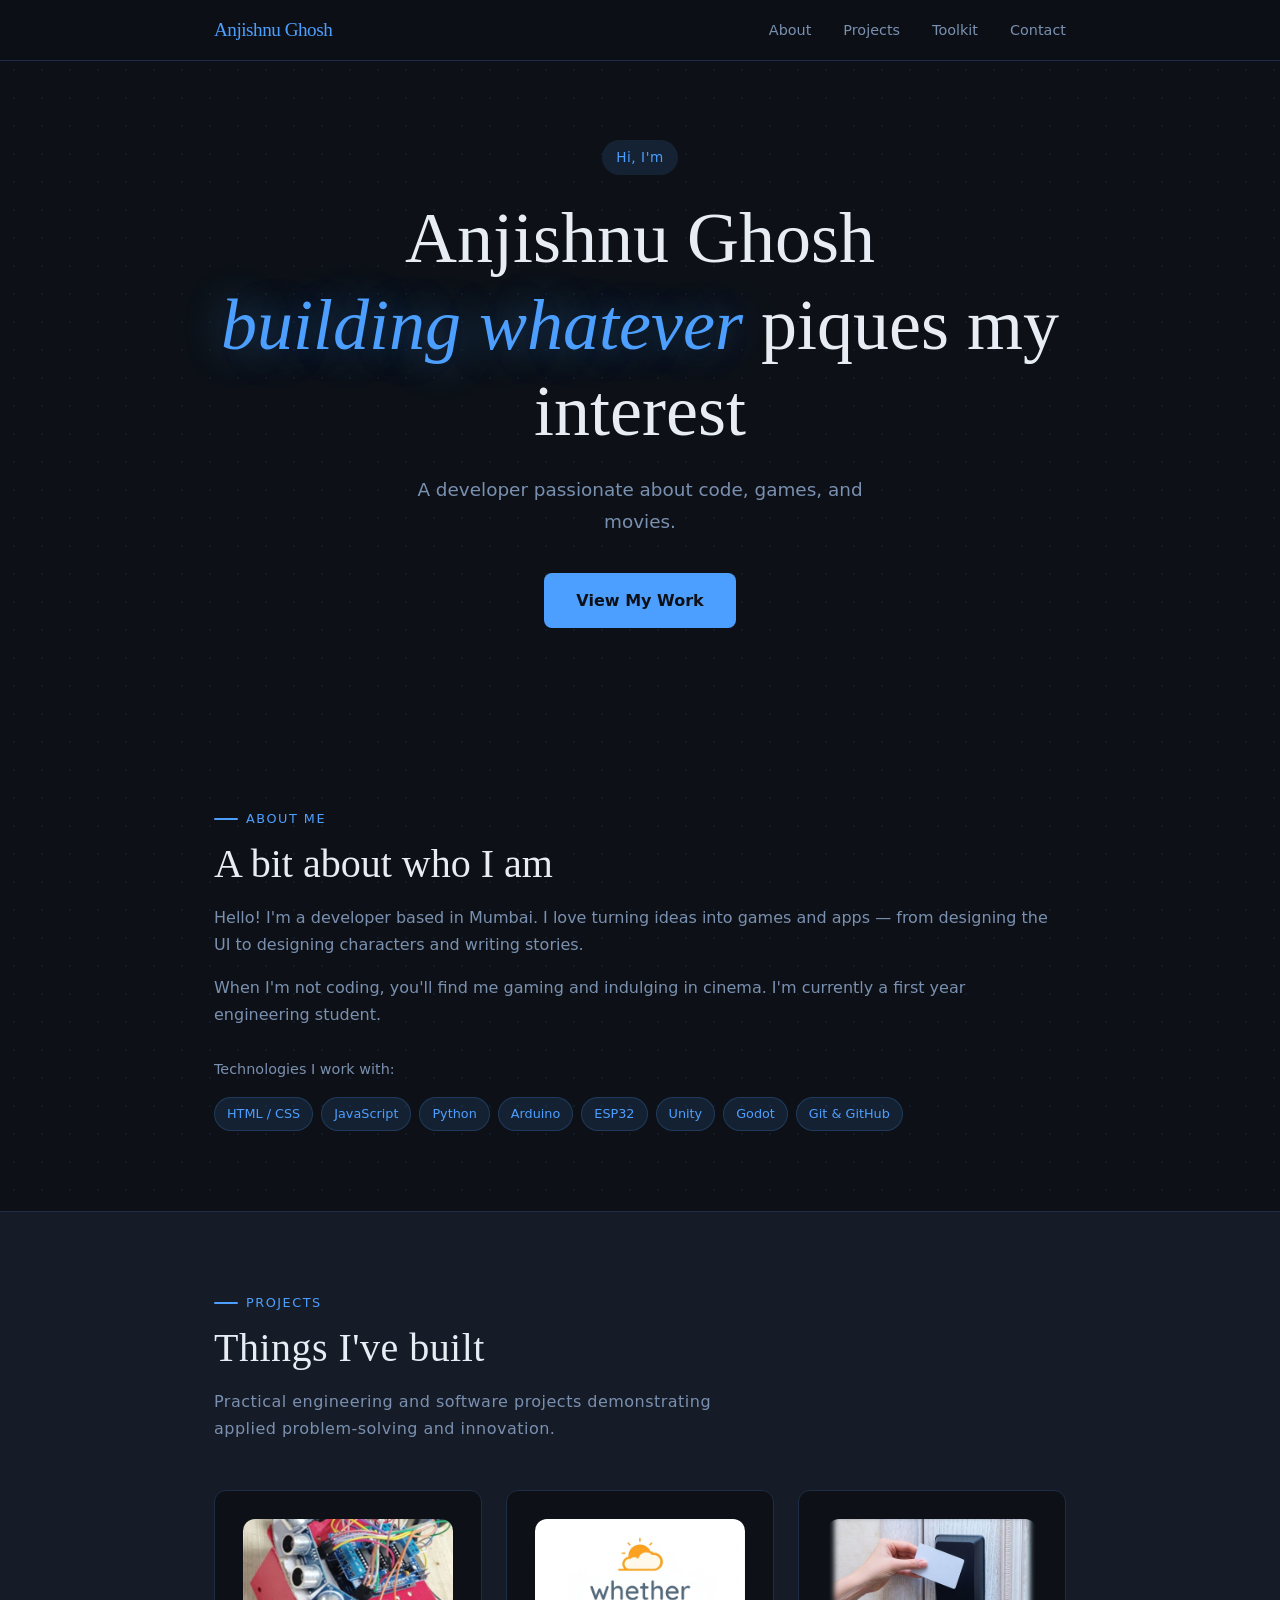
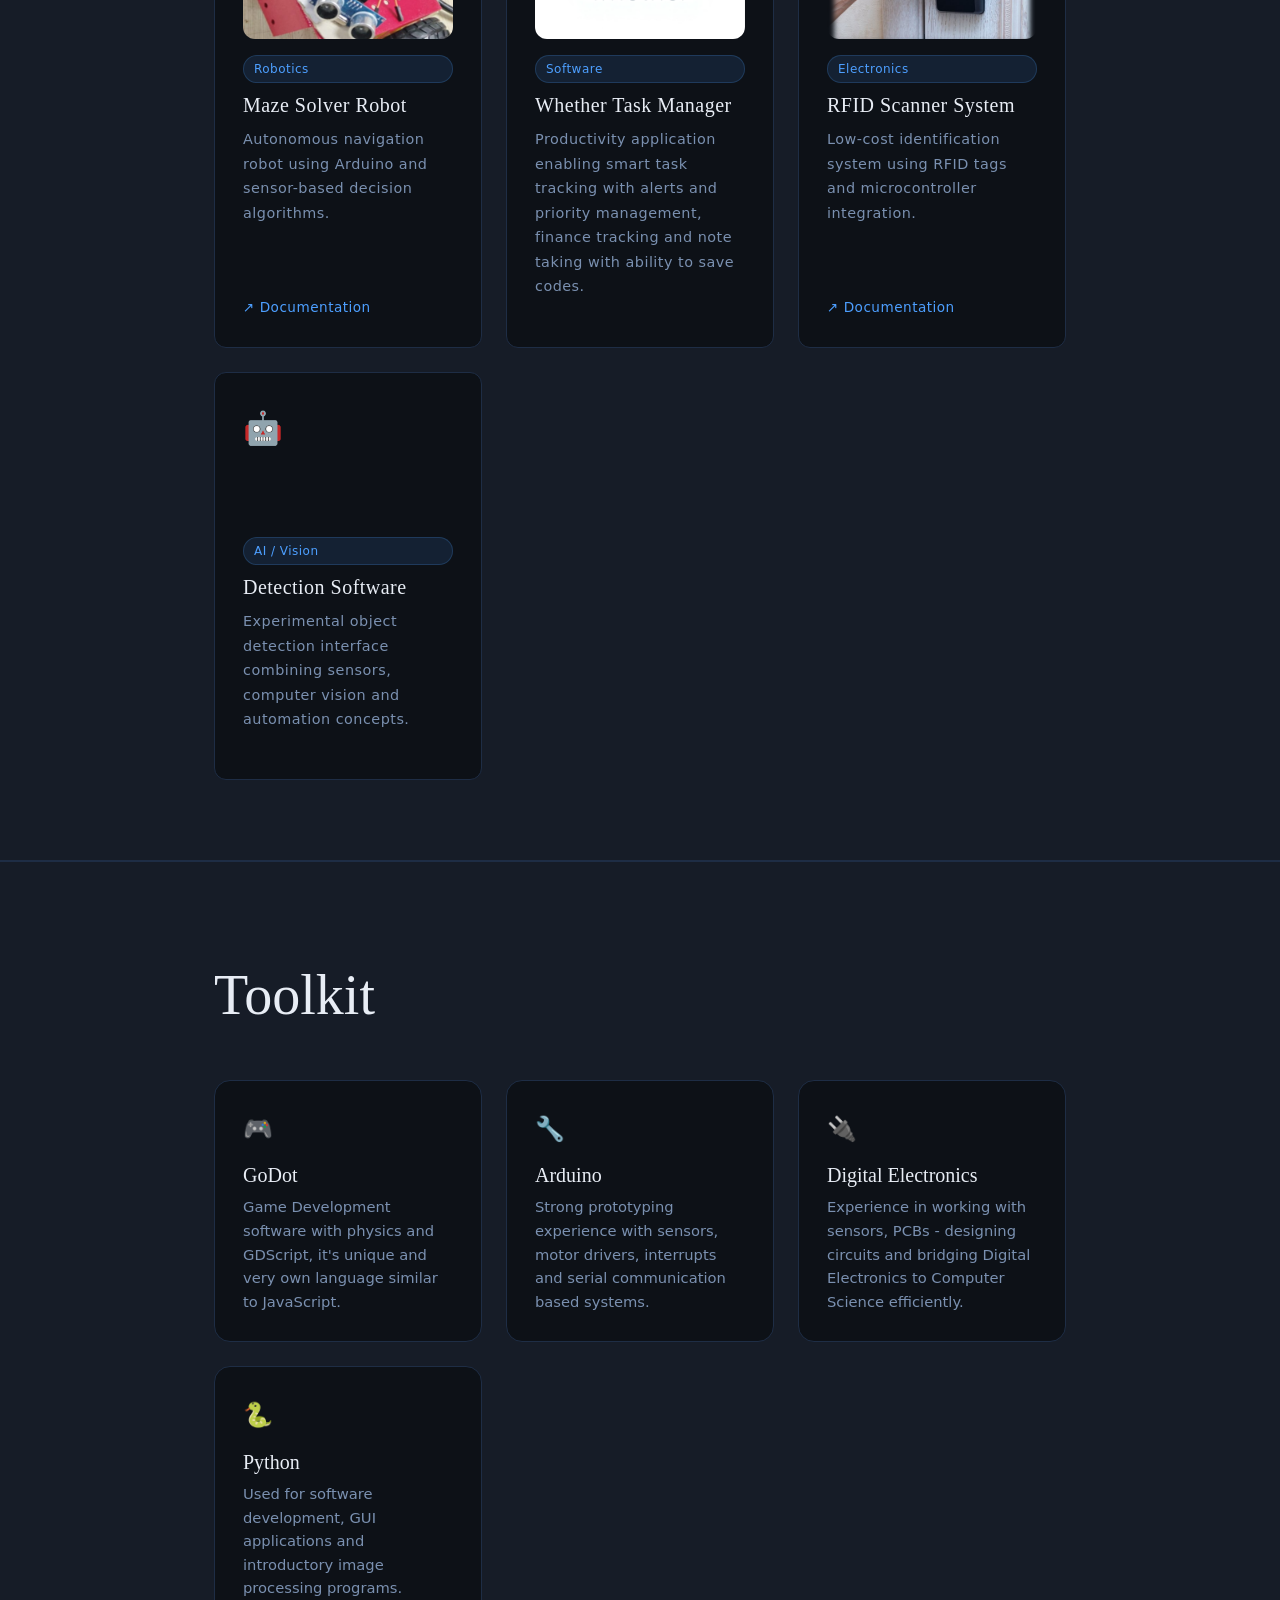
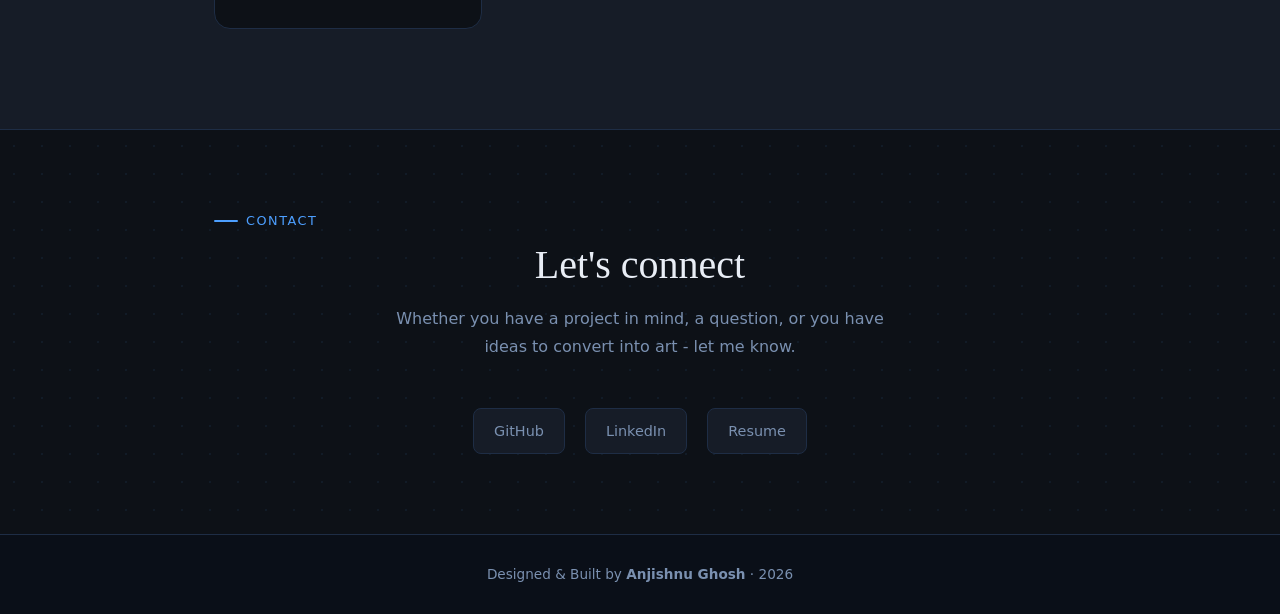
<file: index.html>
<!DOCTYPE html>
<html lang="en">

<head>
  <meta charset="UTF-8">
  <meta name="viewport" content="width=device-width, initial-scale=1.0">
  <title>Anjishnu Ghosh | Portfolio</title>

  <!-- CSS FILES -->
  <link rel="stylesheet" href="style.css">
  <link rel="stylesheet" href="theme-dark.css">
</head>

<body>

<!-- ================= NAVBAR ================= -->
<nav>
  <div class="container">
    <div class="nav-inner">
      <a href="#hero" class="nav-logo">Anjishnu Ghosh</a>

      <ul class="nav-links">
        <li><a href="#about">About</a></li>
        <li><a href="#projects">Projects</a></li>
        <li><a href="#toolkit">Toolkit</a></li>
        <li><a href="#contact">Contact</a></li>
      </ul>
    </div>
  </div>
</nav>

<!-- ================= HERO ================= -->
<section id="hero">
  <div class="container">

    <p class="hero-eyebrow reveal">Hi, I'm</p>

    <h1 class="hero-title reveal">
      Anjishnu Ghosh <br>
      <em>building whatever</em> piques my interest
    </h1>

    <p class="hero-subtitle reveal">
     A developer passionate about code,
        games, and movies.
    </p>

    <a href="#projects" class="hero-cta reveal">View My Work</a>

  </div>
</section>

<!-- ================= ABOUT ================= -->
<section id="about" class="reveal">
  <div class="container">

    <p class="section-label">About Me</p>
    <h2 class="section-heading">A bit about who I am</h2>

    <div class="about-text">
      <p>
            Hello! I'm a developer based in Mumbai. I love turning ideas
            into games and apps — from designing the UI to designing characters and writing stories.
            <!-- Replace this paragraph with your own bio -->
          </p>
          <p>
            When I'm not coding, you'll find me gaming and indulging in cinema.
            I'm currently a first year engineering student.
          </p>

      <p class="skills-heading">Technologies I work with:</p>

      <div class="skills-grid">
        <span class="skill-badge">HTML / CSS</span>
        <span class="skill-badge">JavaScript</span>
        <span class="skill-badge">Python</span>
        <span class="skill-badge">Arduino</span>
        <span class="skill-badge">ESP32</span>
        <span class="skill-badge">Unity</span>
        <span class="skill-badge">Godot</span>
        <span class="skill-badge">Git & GitHub</span>
      </div>

    </div>
  </div>
</section>

<!-- ================= PROJECTS ================= -->
<section id="projects">
  <div class="container">

    <div class="projects-header reveal">
      <p class="section-label">Projects</p>
      <h2 class="section-heading">Things I've built</h2>
      <p class="section-desc">
        Practical engineering and software projects demonstrating
        applied problem-solving and innovation.
      </p>
    </div>

    <div class="projects-grid">

      <!-- Maze Solver -->
      <div class="project-card reveal reveal-delay-1">
        <div class="project-icon">
          <img src="mazesolv.png" alt="Maze Solver Robot">
        </div>
        <span class="project-tag">Robotics</span>
        <h3 class="project-title">Maze Solver Robot</h3>
        <p class="project-desc">
          Autonomous navigation robot using Arduino and sensor-based
          decision algorithms.
        </p>
        <div class="project-links">
          <a href="Maze solver.docx" target="_blank" class="link-demo">↗ Documentation</a>
        </div>
      </div>

      <!-- Task App -->
      <div class="project-card reveal reveal-delay-2">
        <div class="project-icon">
          <img src="Whether Logo.png" alt="Task Manager App">
        </div>
        <span class="project-tag">Software</span>
        <h3 class="project-title">Whether Task Manager</h3>
        <p class="project-desc">
          Productivity application enabling smart task tracking
          with alerts and priority management, finance tracking and note taking with ability to save codes.
        </p>
      </div>

      <!-- RFID -->
      <div class="project-card reveal reveal-delay-3">
        <div class="project-icon">
          <img src="RFID.png" alt="RFID Scanner">
        </div>
        <span class="project-tag">Electronics</span>
        <h3 class="project-title">RFID Scanner System</h3>
        <p class="project-desc">
          Low-cost identification system using RFID tags and microcontroller integration.
        </p>
        <div class="project-links">
          <a href="RFID READER PROJECT.docx" target="_blank" class="link-demo">↗ Documentation</a>
        </div>
      </div>

      <!-- Detection -->
      <div class="project-card reveal reveal-delay-4">
        <div class="project-icon">🤖</div>
        <span class="project-tag">AI / Vision</span>
        <h3 class="project-title">Detection Software</h3>
        <p class="project-desc">
          Experimental object detection interface combining sensors,
          computer vision and automation concepts.
        </p>
      </div>

    </div>
  </div>
</section>

<!-- ================= TOOLKIT ================= -->
<section id="toolkit" class="toolkit-section">

  <div class="container">

    <h2 class="toolkit-title">Toolkit</h2>

    <div class="toolkit-cards">

      <div class="tool-card">
        <div class="tool-icon">🎮</div>
        <h3>GoDot</h3>
        <p>
          Game Development software with physics and GDScript, it's unique and very own language similar to JavaScript.
        </p>
      </div>

      <div class="tool-card">
        <div class="tool-icon">🔧</div>
        <h3>Arduino</h3>
        <p>
          Strong prototyping experience with sensors, motor drivers,
          interrupts and serial communication based systems.
        </p>
      </div>

      <div class="tool-card">
        <div class="tool-icon">🔌</div>
        <h3>Digital Electronics</h3>
        <p>
          Experience in working with sensors, PCBs - designing circuits and bridging Digital Electronics to Computer Science efficiently.
        </p>
      </div>

      <div class="tool-card">
        <div class="tool-icon">🐍</div>
        <h3>Python</h3>
        <p>
          Used for software development, GUI applications and
          introductory image processing programs.
        </p>
      </div>

    </div>

  </div>

</section>

<!-- ================= CONTACT ================= -->
<section id="contact" class="reveal">
  <div class="container">

    <p class="section-label">Contact</p>
    <h2 class="section-heading">Let's connect</h2>

    <p class="section-desc" style="margin:0 auto;">
       Whether you have a project in mind, a question, or you have ideas to convert into art - let me know.
    </p>

    <div class="contact-wrapper">
      <div class="social-links">
        <a href="#" class="social-link">GitHub</a>
        <a href="#" class="social-link">LinkedIn</a>
        <a href="resume.pdf" download class="social-link">Resume</a>
      </div>

    </div>
  </div>
</section>

<!-- ================= FOOTER ================= -->
<footer>
  <div class="container">
    <p>Designed & Built by <strong>Anjishnu Ghosh</strong> · 2026</p>
  </div>
</footer>

<!-- JS FILE -->
<script src="script.js"></script>

</body>
</html>
</file>
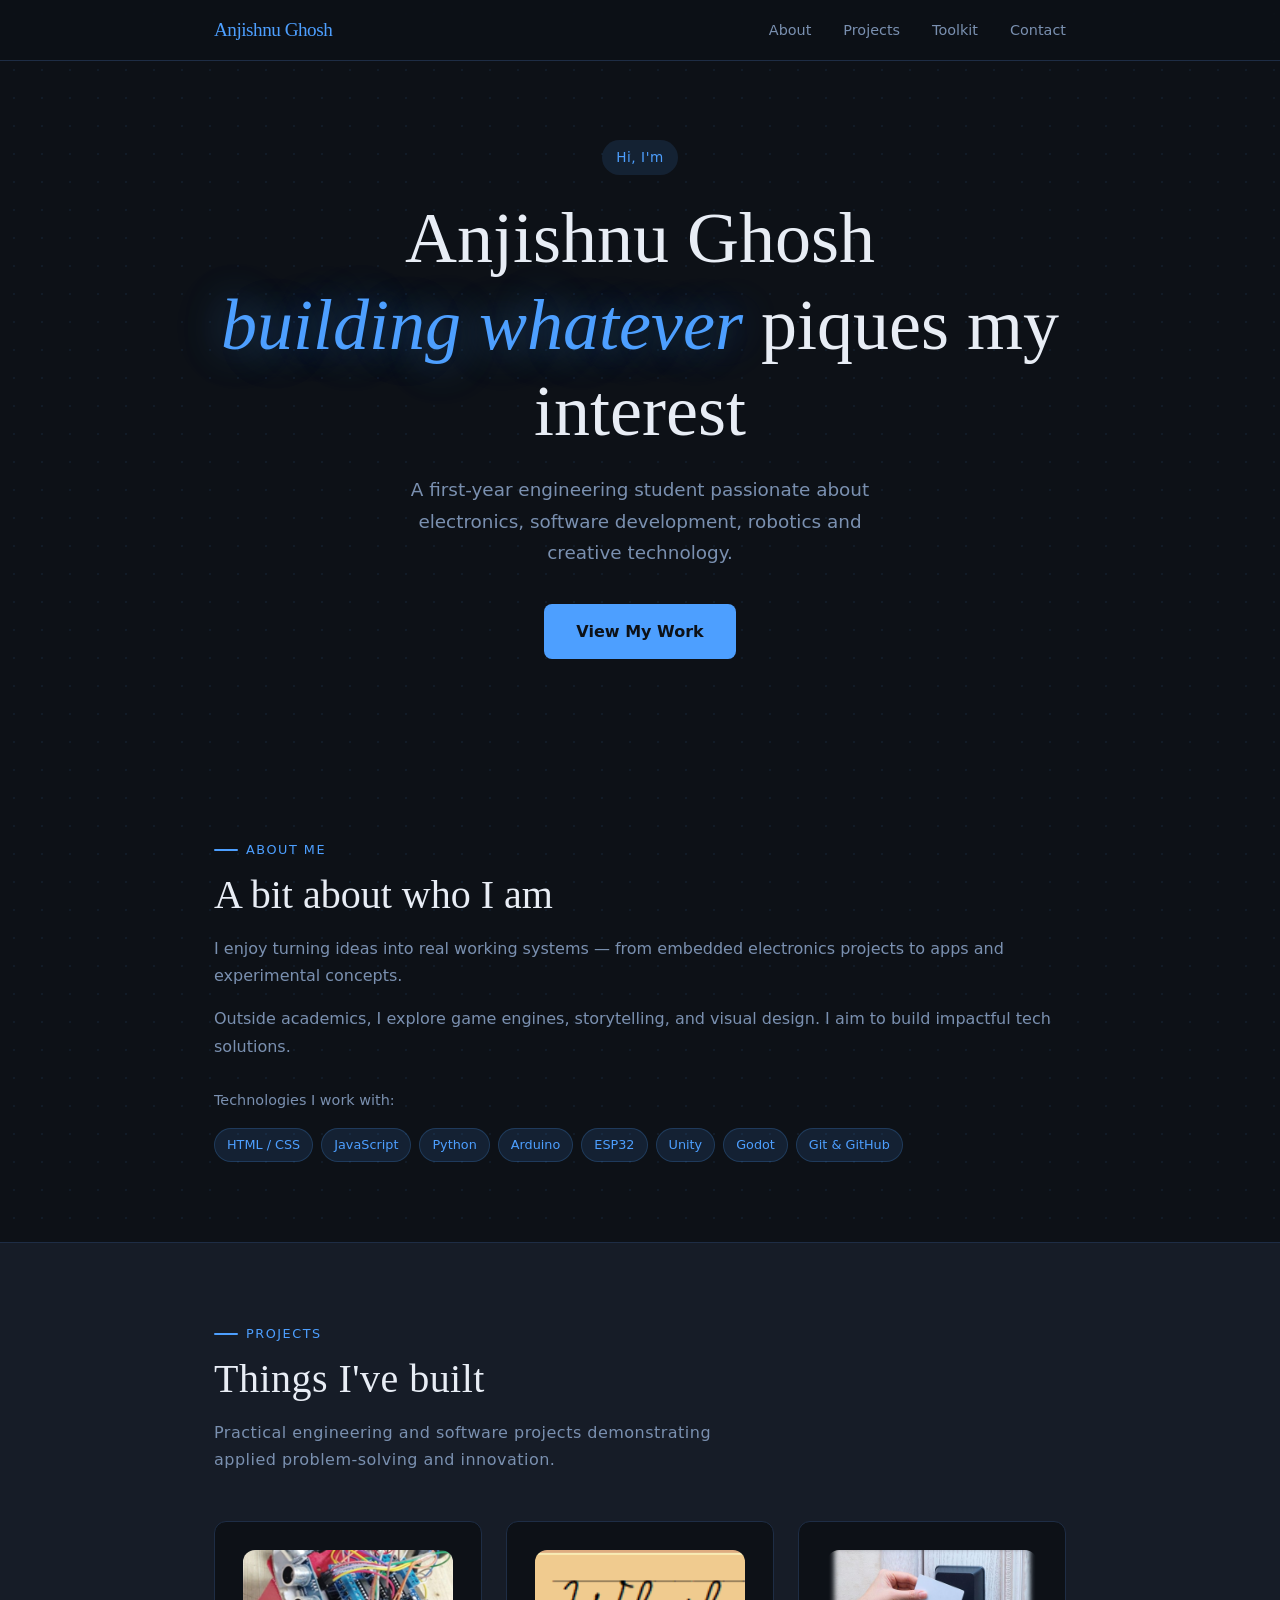
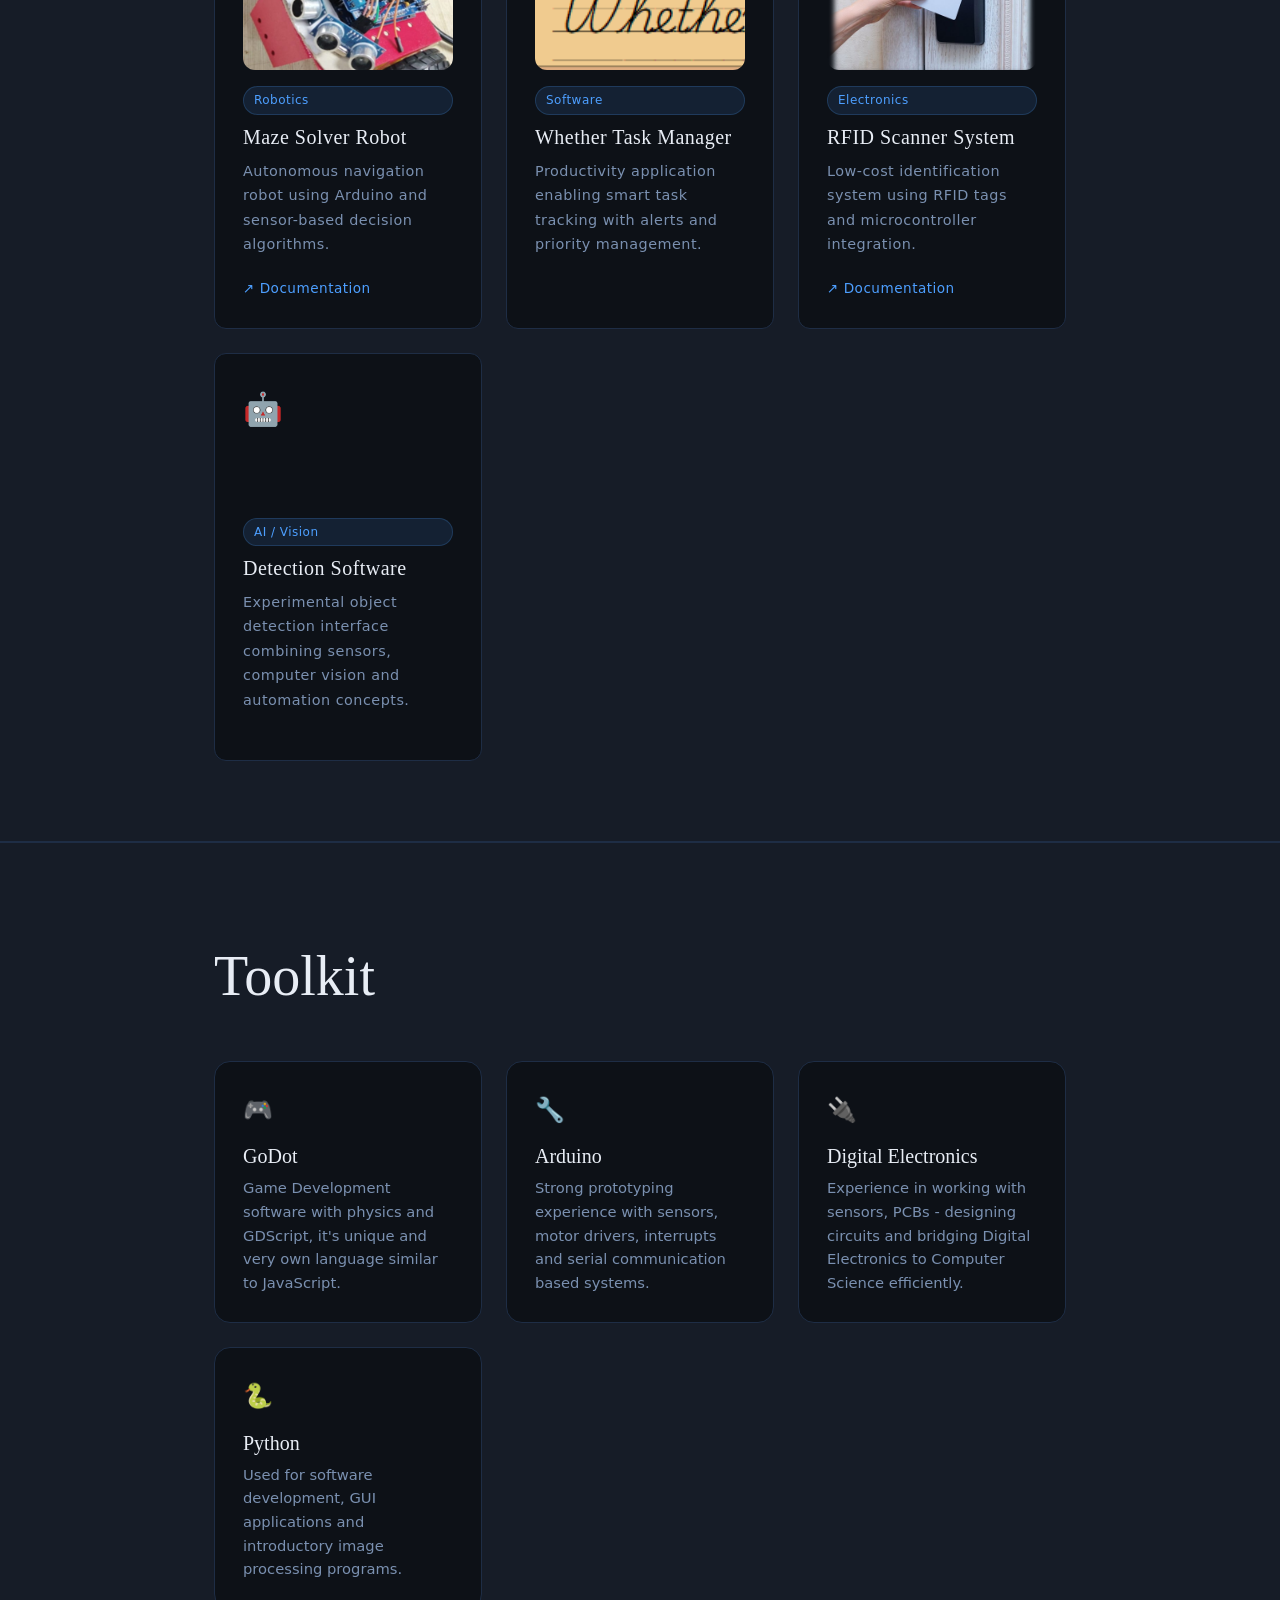
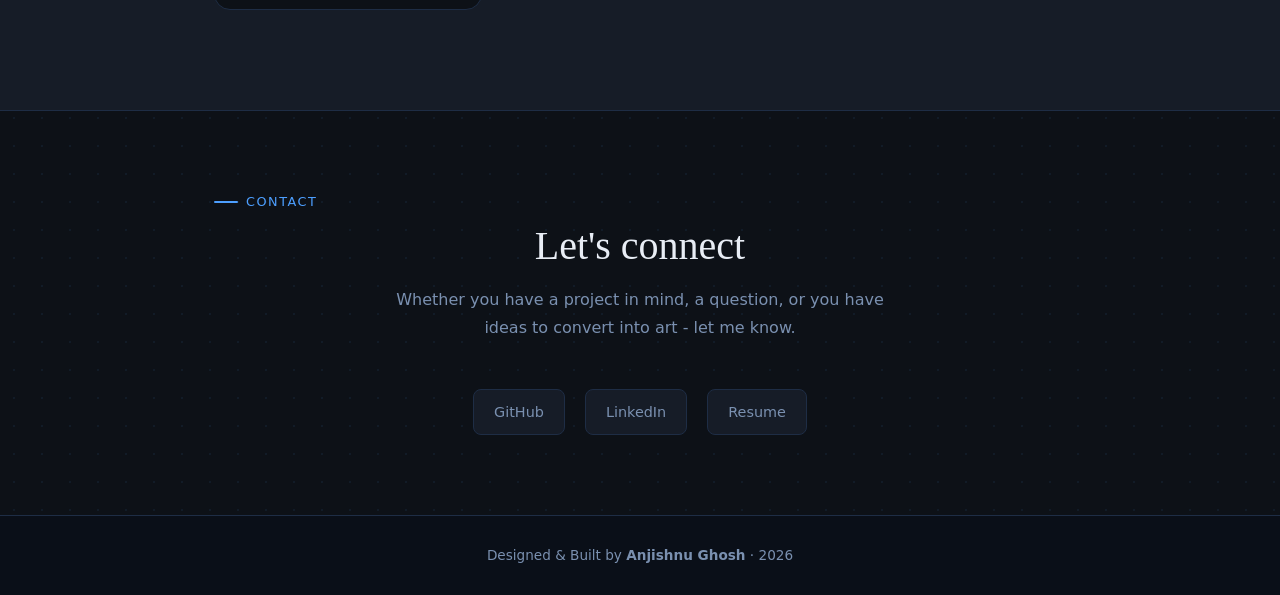
<file: portfolio2.html>
<!DOCTYPE html>
<html lang="en">

<head>
  <meta charset="UTF-8">
  <meta name="viewport" content="width=device-width, initial-scale=1.0">
  <title>Anjishnu Ghosh | Portfolio</title>

  <!-- CSS FILES -->
  <link rel="stylesheet" href="style.css">
  <link rel="stylesheet" href="theme-dark.css">
</head>

<body>

<!-- ================= NAVBAR ================= -->
<nav>
  <div class="container">
    <div class="nav-inner">
      <a href="#hero" class="nav-logo">Anjishnu Ghosh</a>

      <ul class="nav-links">
        <li><a href="#about">About</a></li>
        <li><a href="#projects">Projects</a></li>
        <li><a href="#toolkit">Toolkit</a></li>
        <li><a href="#contact">Contact</a></li>
      </ul>
    </div>
  </div>
</nav>

<!-- ================= HERO ================= -->
<section id="hero">
  <div class="container">

    <p class="hero-eyebrow reveal">Hi, I'm</p>

    <h1 class="hero-title reveal">
      Anjishnu Ghosh <br>
      <em>building whatever</em> piques my interest
    </h1>

    <p class="hero-subtitle reveal">
      A first-year engineering student passionate about electronics,
      software development, robotics and creative technology.
    </p>

    <a href="#projects" class="hero-cta reveal">View My Work</a>

  </div>
</section>

<!-- ================= ABOUT ================= -->
<section id="about" class="reveal">
  <div class="container">

    <p class="section-label">About Me</p>
    <h2 class="section-heading">A bit about who I am</h2>

    <div class="about-text">
      <p>
        I enjoy turning ideas into real working systems — from embedded
        electronics projects to apps and experimental concepts.
      </p>

      <p>
        Outside academics, I explore game engines, storytelling,
        and visual design. I aim to build impactful tech solutions.
      </p>

      <p class="skills-heading">Technologies I work with:</p>

      <div class="skills-grid">
        <span class="skill-badge">HTML / CSS</span>
        <span class="skill-badge">JavaScript</span>
        <span class="skill-badge">Python</span>
        <span class="skill-badge">Arduino</span>
        <span class="skill-badge">ESP32</span>
        <span class="skill-badge">Unity</span>
        <span class="skill-badge">Godot</span>
        <span class="skill-badge">Git & GitHub</span>
      </div>

    </div>
  </div>
</section>

<!-- ================= PROJECTS ================= -->
<section id="projects">
  <div class="container">

    <div class="projects-header reveal">
      <p class="section-label">Projects</p>
      <h2 class="section-heading">Things I've built</h2>
      <p class="section-desc">
        Practical engineering and software projects demonstrating
        applied problem-solving and innovation.
      </p>
    </div>

    <div class="projects-grid">

      <!-- Maze Solver -->
      <div class="project-card reveal reveal-delay-1">
        <div class="project-icon">
          <img src="mazesolv.png" alt="Maze Solver Robot">
        </div>
        <span class="project-tag">Robotics</span>
        <h3 class="project-title">Maze Solver Robot</h3>
        <p class="project-desc">
          Autonomous navigation robot using Arduino and sensor-based
          decision algorithms.
        </p>
        <div class="project-links">
          <a href="Maze solver.docx" target="_blank" class="link-demo">↗ Documentation</a>
        </div>
      </div>

      <!-- Task App -->
      <div class="project-card reveal reveal-delay-2">
        <div class="project-icon">
          <img src="whether.png" alt="Task Manager App">
        </div>
        <span class="project-tag">Software</span>
        <h3 class="project-title">Whether Task Manager</h3>
        <p class="project-desc">
          Productivity application enabling smart task tracking
          with alerts and priority management.
        </p>
      </div>

      <!-- RFID -->
      <div class="project-card reveal reveal-delay-3">
        <div class="project-icon">
          <img src="RFID.png" alt="RFID Scanner">
        </div>
        <span class="project-tag">Electronics</span>
        <h3 class="project-title">RFID Scanner System</h3>
        <p class="project-desc">
          Low-cost identification system using RFID tags and microcontroller integration.
        </p>
        <div class="project-links">
          <a href="RFID READER PROJECT.docx" target="_blank" class="link-demo">↗ Documentation</a>
        </div>
      </div>

      <!-- Detection -->
      <div class="project-card reveal reveal-delay-4">
        <div class="project-icon">🤖</div>
        <span class="project-tag">AI / Vision</span>
        <h3 class="project-title">Detection Software</h3>
        <p class="project-desc">
          Experimental object detection interface combining sensors,
          computer vision and automation concepts.
        </p>
      </div>

    </div>
  </div>
</section>

<!-- ================= TOOLKIT ================= -->
<section id="toolkit" class="toolkit-section">

  <div class="container">

    <h2 class="toolkit-title">Toolkit</h2>

    <div class="toolkit-cards">

      <div class="tool-card">
        <div class="tool-icon">🎮</div>
        <h3>GoDot</h3>
        <p>
          Game Development software with physics and GDScript, it's unique and very own language similar to JavaScript.
        </p>
      </div>

      <div class="tool-card">
        <div class="tool-icon">🔧</div>
        <h3>Arduino</h3>
        <p>
          Strong prototyping experience with sensors, motor drivers,
          interrupts and serial communication based systems.
        </p>
      </div>

      <div class="tool-card">
        <div class="tool-icon">🔌</div>
        <h3>Digital Electronics</h3>
        <p>
          Experience in working with sensors, PCBs - designing circuits and bridging Digital Electronics to Computer Science efficiently.
        </p>
      </div>

      <div class="tool-card">
        <div class="tool-icon">🐍</div>
        <h3>Python</h3>
        <p>
          Used for software development, GUI applications and
          introductory image processing programs.
        </p>
      </div>

    </div>

  </div>

</section>

<!-- ================= CONTACT ================= -->
<section id="contact" class="reveal">
  <div class="container">

    <p class="section-label">Contact</p>
    <h2 class="section-heading">Let's connect</h2>

    <p class="section-desc" style="margin:0 auto;">
       Whether you have a project in mind, a question, or you have ideas to convert into art - let me know.
    </p>

    <div class="contact-wrapper">
      <div class="social-links">
        <a href="#" class="social-link">GitHub</a>
        <a href="#" class="social-link">LinkedIn</a>
        <a href="resume.pdf" download class="social-link">Resume</a>
      </div>

    </div>
  </div>
</section>

<!-- ================= FOOTER ================= -->
<footer>
  <div class="container">
    <p>Designed & Built by <strong>Anjishnu Ghosh</strong> · 2026</p>
  </div>
</footer>

<!-- JS FILE -->
<script src="script.js"></script>

</body>
</html>
</file>
<file: style.css>
:root {
      --accent: #2A6BE8;         /* Main blue accent color — used for links, buttons, highlights */
      --accent-light: #EBF0FD;   /* A pale tint of the accent — used for badge backgrounds */
      --text: #1A1A2E;           /* Very dark navy — main body text */
      --muted: #6B7280;          /* Medium gray — secondary/helper text */
      --bg: #FAFAF8;             /* Off-white — the page background */
      --card-bg: #FFFFFF;        /* Pure white — project card backgrounds */
      --border: #E5E7EB;         /* Light gray — borders and dividers */
      --radius: 12px;            /* How rounded card corners are */
      --serif: 'DM Serif Display', Georgia, serif;   /* Heading font stack */
      --sans: 'DM Sans', system-ui, sans-serif;      /* Body font stack */
    }
 
    /* ─── GLOBAL RESET ───────────────────────────────────────────────────────
       Browsers add their own default margins/paddings to elements.
       This "reset" removes those defaults so we start from a clean slate.
    */
    *, *::before, *::after {
      /*
        * selects every element. ::before and ::after are pseudo-elements
        (invisible elements CSS can create before/after real elements).
      */
      box-sizing: border-box;
      /*
        By default, padding and border are ADDED to an element's width.
        border-box makes them INCLUDED in the width — much more intuitive.
        Example: a 200px box with 20px padding stays 200px wide (not 240px).
      */
      margin: 0;
      padding: 0;
    }
 
    html {
      scroll-behavior: smooth;
      /*
        When the user clicks a nav link (e.g., #projects), the page scrolls
        smoothly instead of jumping instantly.
      */
    }
 
    body {
      /*
        <body> is everything visible on the page.
        These styles apply globally to all text unless overridden.
      */
      font-family: var(--sans);           /* Use DM Sans for all text */
      background-color: var(--bg);        /* Off-white page background */
      color: var(--text);                 /* Dark text by default */
      line-height: 1.7;                   /* Space between lines — 1.7x the font size */
      font-size: 16px;                    /* Base font size — all rem units scale from this */
      -webkit-font-smoothing: antialiased;/* Makes fonts look crisper on Mac/iOS (webkit = Safari/Chrome) */
    }
 
    /* ─── TYPOGRAPHY HELPERS ─────────────────────────────────────────────── */
 
    h1, h2, h3 {
      font-family: var(--serif);          /* Use the elegant serif font for all headings */
      font-weight: 400;                   /* Serif fonts look best at normal weight */
      line-height: 1.2;                   /* Headings need tighter line spacing than body */
    }
 
    a {
      color: var(--accent);               /* Links are blue */
      text-decoration: none;              /* Remove the default underline */
    }
 
    a:hover {
      text-decoration: underline;         /* Underline appears on hover for clarity */
    }
 
    img {
      max-width: 100%;                    /* Images never overflow their container */
      display: block;                     /* Remove the small gap below inline images */
    }
 
    /* ─── LAYOUT UTILITY ─────────────────────────────────────────────────── */
 
    .container {
      /*
        A reusable class that centers content and adds horizontal padding.
        Applied to each section to keep content within a readable max width.
      */
      max-width: 900px;     /* Content doesn't stretch wider than 900px */
      margin: 0 auto;       /* Left and right margin set to "auto" = centered */
      padding: 0 24px;      /* 24px gap on left and right on small screens */
    }
 
    section {
      padding: 80px 0;      /* 80px of vertical breathing room above and below each section */
    }
 
    /* ─── NAVIGATION BAR ─────────────────────────────────────────────────── */
 
    nav {
      position: fixed;
      /*
        fixed means the nav stays at the top of the viewport even as you scroll.
        Without this, the nav would scroll away with the page.
      */
      top: 0;
      left: 0;
      right: 0;
      /*
        top/left/right: 0 pins the nav to all three sides of the viewport,
        making it full-width at the very top of the screen.
      */
      z-index: 100;
      /*
        z-index controls stacking order. Higher = in front.
        100 ensures the nav appears in front of all page content when scrolling.
      */
      background: rgba(250, 250, 248, 0.88);
      /*
        rgba = Red, Green, Blue, Alpha.
        Alpha of 0.88 = 88% opaque, 12% transparent.
        This gives a frosted/translucent glass effect.
      */
      backdrop-filter: blur(12px);
      /*
        Blurs whatever is BEHIND the nav element (the page content).
        Combined with the semi-transparent background, this creates a
        popular "frosted glass" navigation effect.
        -webkit- prefix needed for Safari compatibility.
      */
      -webkit-backdrop-filter: blur(12px);
      border-bottom: 1px solid var(--border);  /* Subtle separator line */
    }
 
    .nav-inner {
      display: flex;
      /*
        display: flex enables Flexbox layout.
        Flexbox arranges children in a row (by default) or column,
        with powerful alignment and spacing controls.
      */
      justify-content: space-between;
      /*
        Pushes the logo to the left and nav links to the right,
        with all available space between them.
      */
      align-items: center;    /* Vertically centers the logo and links */
      height: 60px;           /* Fixed nav height */
    }
 
    .nav-logo {
      font-family: var(--serif);
      font-size: 1.2rem;      /* rem = relative to the root font size. 1.2rem = 19.2px */
      font-weight: 400;
      letter-spacing: -0.5px; /* Slightly tighter letter spacing for elegant look */
    }
 
    .nav-links {
      display: flex;
      gap: 32px;              /* 32px space between each nav link */
      list-style: none;       /* Remove the default bullet points from <ul> */
    }
 
    .nav-links a {
      color: var(--muted);    /* Gray by default */
      font-size: 0.9rem;
      font-weight: 500;
      transition: color 0.2s; /* Smoothly animate color change over 0.2 seconds */
    }
 
    .nav-links a:hover {
      color: var(--text);     /* Goes dark on hover */
      text-decoration: none;
    }
 
    /* ─── HERO SECTION ───────────────────────────────────────────────────── */
 
    #hero {
      padding-top: 140px;     /* Extra top padding to clear the 60px fixed nav */
      padding-bottom: 100px;
      text-align: center;
    }
 
    .hero-eyebrow {
      /*
        The small text above the main heading — sets the context.
        e.g., "Hi, I'm"
      */
      display: inline-block;              /* Allows padding on a text element */
      background: var(--accent-light);   /* Pale blue background */
      color: var(--accent);              /* Blue text */
      font-size: 0.85rem;
      font-weight: 500;
      padding: 6px 14px;
      border-radius: 100px;             /* Makes it a pill shape (fully rounded) */
      margin-bottom: 20px;
      letter-spacing: 0.04em;           /* Slightly spaced out letters */
    }
 
    .hero-title {
      font-size: clamp(2.8rem, 7vw, 5rem);
      /*
        clamp(min, preferred, max) — a responsive font size:
        - Never smaller than 2.8rem (44.8px)
        - Ideally 7vw (7% of viewport width)
        - Never larger than 5rem (80px)
        This makes the heading scale naturally across all screen sizes.
      */
      color: var(--text);
      margin-bottom: 20px;
    }
 
    .hero-title em {
      /*
        <em> tags are used for italic text.
        This styles the italic part of the hero title with an accent color.
      */
      color: var(--accent);
      font-style: italic;
    }
 
    .hero-subtitle {
      font-size: 1.15rem;
      color: var(--muted);      /* Gray subtitle text */
      max-width: 500px;         /* Keeps the line short for readability */
      margin: 0 auto 36px;      /* Top: 0, Left/Right: auto (centered), Bottom: 36px */
    }
 
    .hero-cta {
      /*
        CTA = Call To Action — the main action button.
      */
      display: inline-block;
      background: var(--accent);    /* Solid blue background */
      color: #fff;                   /* White text */
      padding: 14px 32px;
      border-radius: 8px;
      font-weight: 500;
      font-size: 1rem;
      transition: transform 0.2s, box-shadow 0.2s;
      /*
        Animate two properties on hover:
        - transform: used for the lift effect
        - box-shadow: used for the glow effect
      */
    }
 
    .hero-cta:hover {
      text-decoration: none;
      transform: translateY(-2px);
      /*
        Moves the button 2px upward — creates a "lifting" hover effect.
        translateY is a CSS transform function.
      */
      box-shadow: 0 8px 24px rgba(42, 107, 232, 0.28);
      /*
        A blue-tinted shadow beneath the button, making it look elevated.
        Syntax: x-offset y-offset blur spread color
      */
    }
 
    /* ─── SECTION HEADING STYLE ──────────────────────────────────────────── */
 
    .section-label {
      /*
        A small all-caps label above each section heading (e.g., "— About Me")
      */
      font-family: var(--sans);
      font-size: 0.8rem;
      font-weight: 500;
      letter-spacing: 0.12em;         /* Wide letter spacing for the all-caps look */
      text-transform: uppercase;       /* Makes text all caps regardless of what's typed */
      color: var(--accent);
      margin-bottom: 10px;
      display: flex;
      align-items: center;
      gap: 8px;
    }
 
    .section-label::before {
      /*
        ::before is a pseudo-element — creates a decorative element BEFORE
        the text without adding extra HTML.
        Here it draws a short horizontal line before the label.
      */
      content: '';                  /* Required — the pseudo-element exists but is empty */
      display: block;
      width: 24px;
      height: 2px;
      background: var(--accent);
      border-radius: 2px;
    }
 
    .section-heading {
      font-size: clamp(1.8rem, 4vw, 2.6rem);
      margin-bottom: 16px;
    }
 
    .section-desc {
      color: var(--muted);
      max-width: 520px;
      font-size: 1rem;
    }
 
    /* ─── ABOUT SECTION ──────────────────────────────────────────────────── */
 
    .about-grid {
      display: grid;
      /*
        CSS Grid divides a container into rows and columns.
        Here we create two columns: the first is 1 fraction unit wide,
        the second is 2 fraction units wide (so it's twice as wide).
      */
      grid-template-columns: 1fr 2fr;
      gap: 56px;              /* Space between the two columns */
      align-items: start;     /* Align content to the top of each grid cell */
      margin-top: 48px;
    }
 
    .about-avatar {
      width: 100%;
      aspect-ratio: 1 / 1;   /* Forces the element to always be a perfect square */
      border-radius: 16px;
      background: var(--accent-light);    /* Placeholder background until you add a real photo */
      display: flex;
      align-items: center;
      justify-content: center;            /* Centers the initials text inside */
      font-family: var(--serif);
      font-size: 3rem;
      color: var(--accent);
      overflow: hidden;                   /* Clips any content (like a photo) to the border-radius */
    }
 
    .about-text p {
      color: var(--muted);
      margin-bottom: 16px;
    }
 
    .skills-heading {
      font-family: var(--sans);
      font-weight: 500;
      font-size: 0.9rem;
      color: var(--text);
      margin: 28px 0 12px;
    }
 
    .skills-grid {
      display: flex;
      flex-wrap: wrap;     /* Items wrap to the next line if they don't fit */
      gap: 8px;
    }
 
    .skill-badge {
      background: var(--accent-light);
      color: var(--accent);
      font-size: 0.8rem;
      font-weight: 500;
      padding: 5px 12px;
      border-radius: 100px;   /* Pill shape */
    }
 
    /* ─── PROJECTS SECTION ───────────────────────────────────────────────── */
 
    #projects {
      background: var(--card-bg);
      /*
        A very subtle change from the slightly off-white page background
        to pure white creates visual separation between sections.
      */
      border-top: 1px solid var(--border);
      border-bottom: 1px solid var(--border);
    }
 
    .projects-header {
      margin-bottom: 48px;
    }
 
    .projects-grid {
      display: grid;
      grid-template-columns: repeat(auto-fit, minmax(260px, 1fr));
      /*
        repeat(auto-fit, ...) — creates as many columns as will fit.
        minmax(260px, 1fr) — each column is at least 260px wide, expands to fill space.
        Result: 3 columns on wide screens, 2 on medium, 1 on mobile — automatically.
      */
      gap: 24px;
    }
 
    .project-card {
      background: var(--bg);         /* Slightly off-white card on white section */
      border: 1px solid var(--border);
      border-radius: var(--radius);  /* Uses the --radius variable (12px) */
      padding: 28px;
      display: flex;
      flex-direction: column;        /* Stack children vertically instead of side-by-side */
      transition: transform 0.25s, box-shadow 0.25s;
    }
 
    .project-card:hover {
      transform: translateY(-4px);   /* Lift the card 4px upward on hover */
      box-shadow: 0 12px 32px rgba(0, 0, 0, 0.08);  /* Soft shadow on hover */
    }
 
    .project-icon {
      font-size: 2rem;               /* Large emoji icon at the top of each card */
      margin-bottom: 16px;
    }
 
    .project-tag {
      font-size: 0.75rem;
      font-weight: 500;
      color: var(--accent);
      background: var(--accent-light);
      display: inline-block;
      padding: 3px 10px;
      border-radius: 100px;
      margin-bottom: 10px;
    }
 
    .project-title {
      font-family: var(--serif);
      font-size: 1.25rem;
      margin-bottom: 10px;
    }
 
    .project-desc {
      font-size: 0.9rem;
      color: var(--muted);
      flex: 1;
      /*
        flex: 1 makes this element grow to fill available vertical space in the
        flex column. This pushes the links to the bottom of all cards evenly,
        even if descriptions have different lengths.
      */
      margin-bottom: 20px;
    }
 
    .project-links {
      display: flex;
      gap: 16px;
    }
 
    .project-links a {
      font-size: 0.85rem;
      font-weight: 500;
      display: flex;
      align-items: center;
      gap: 5px;
    }
 
    .project-links .link-demo {
      color: var(--accent);     /* Blue for the live demo link */
    }
 
    .project-links .link-code {
      color: var(--muted);      /* Gray for the GitHub/code link */
    }
 
    /* ─── CONTACT SECTION ────────────────────────────────────────────────── */
 
    #contact {
      text-align: center;
    }
 
    .contact-wrapper {
      margin-top: 48px;
    }
 
    .contact-email {
      font-family: var(--serif);
      font-size: clamp(1.5rem, 4vw, 2.4rem);
      color: var(--text);
      display: inline-block;
      margin-bottom: 36px;
      transition: color 0.2s;
    }
 
    .contact-email:hover {
      color: var(--accent);
      text-decoration: none;
    }
 
    .social-links {
      display: flex;
      justify-content: center;   /* Center the social icons row */
      gap: 20px;
      flex-wrap: wrap;
    }
 
    .social-link {
      display: flex;
      align-items: center;
      gap: 8px;
      font-size: 0.9rem;
      font-weight: 500;
      color: var(--muted);
      background: var(--card-bg);
      border: 1px solid var(--border);
      padding: 10px 20px;
      border-radius: 8px;
      transition: border-color 0.2s, color 0.2s;
    }
 
    .social-link:hover {
      color: var(--accent);
      border-color: var(--accent);
      text-decoration: none;
    }
 
    /* ─── FOOTER ─────────────────────────────────────────────────────────── */
 
    footer {
      border-top: 1px solid var(--border);
      padding: 28px 0;
      text-align: center;
      font-size: 0.85rem;
      color: var(--muted);
    }
 
    /* ─── RESPONSIVE DESIGN ──────────────────────────────────────────────── */
 
    @media (max-width: 640px) {
      /*
        @media is a "media query" — CSS that only applies at certain screen sizes.
        max-width: 640px means: "apply these rules ONLY on screens 640px wide or less"
        (i.e., phones and small tablets).
      */
 
      .about-grid {
        grid-template-columns: 1fr;   /* Switch from 2-column to 1-column layout on mobile */
      }
 
      .about-avatar {
        max-width: 160px;             /* Limit photo size on mobile */
      }
 
      .nav-links {
        gap: 18px;                    /* Reduce gap between nav links on mobile */
      }

/* ===== Premium Scroll Reveal ===== */

.reveal {
  opacity: 0;
  transform: translateY(50px) scale(0.96);
  transition: all 0.9s cubic-bezier(.21,1.02,.73,1);
}

.reveal.active {
  opacity: 1;
  transform: translateY(0) scale(1);
}

/* stagger effect */
.reveal-delay-1 { transition-delay: 0.1s; }
.reveal-delay-2 { transition-delay: 0.2s; }
.reveal-delay-3 { transition-delay: 0.3s; }
.reveal-delay-4 { transition-delay: 0.4s; }
    }
    img {
  max-width: 100%;
  height: auto;
  display: block;
}
</file>
<file: theme-dark.css>
/*
  ============================================================
  theme-dark.css — Dark Blue Theme Override
  ============================================================

  HOW TO USE THIS FILE:
  Add this single line to your portfolio.html, inside the <head>
  tag, AFTER the existing <style> block:

      <link rel="stylesheet" href="theme-dark.css">

  Because it loads AFTER the original styles, every rule here
  "wins" over the original — this is the "Cascading" part of CSS.
  You never have to touch portfolio.html's <style> block at all.
  ============================================================
*/


/* ─────────────────────────────────────────────────────────────
   STEP 1: REDEFINE THE COLOR PALETTE
   All colors live in CSS variables on :root.
   By overriding just these variables, every element that uses
   them automatically updates — no hunting down individual rules.
───────────────────────────────────────────────────────────── */

:root {
  --accent:       #4D9FFF;
  /*
    A vivid sky blue — the primary interactive color.
    Used for links, buttons, badges, and the CTA.
    Chosen to pop clearly against dark backgrounds.
  */

  --accent-light: rgba(77, 159, 255, 0.12);
  /*
    A very transparent tint of the accent.
    Used as a soft fill behind skill badges and tags.
    rgba() lets us control opacity (0.12 = 12% opaque).
  */

  --text:         #E8EDF5;
  /*
    Off-white with a cool blue tint — main body text.
    Pure white (#fff) can feel harsh on dark backgrounds;
    this is softer and more readable.
  */

  --muted:        #7A90B0;
  /*
    A desaturated steel blue — used for secondary text
    like subtitles, project descriptions, and nav links.
  */

  --bg:           #0D1117;
  /*
    Very dark navy — the main page background.
    Inspired by GitHub's dark theme; feels deep and technical.
  */

  --card-bg:      #161C27;
  /*
    Slightly lighter than --bg — used for the projects section
    background and project cards, creating subtle layering depth.
  */

  --border:       #1E2D45;
  /*
    A muted dark blue — replaces the light gray borders.
    Visible enough to separate elements, but not distracting.
  */
}


/* ─────────────────────────────────────────────────────────────
   STEP 2: BODY BACKGROUND TEXTURE
   Adds a very subtle dot-grid pattern to the page background.
   This gives the dark theme depth and a "technical" feel
   without being visually loud.
───────────────────────────────────────────────────────────── */

body {
  background-color: var(--bg);
  background-image: radial-gradient(
    rgba(77, 159, 255, 0.07) 1px,
    transparent 1px
  );
  /*
    radial-gradient() draws a circular gradient.
    Here each "dot" is 1px wide, 7% opaque blue, surrounded by
    transparency — creating a tiny dot.
  */
  background-size: 28px 28px;
  /*
    Repeat the dot pattern every 28px horizontally and vertically,
    creating a uniform grid of subtle dots across the whole page.
  */
}


/* ─────────────────────────────────────────────────────────────
   STEP 3: NAVIGATION BAR — dark frosted glass
───────────────────────────────────────────────────────────── */

nav {
  background: rgba(13, 17, 23, 0.80);
  /*
    80% opaque version of --bg. When combined with backdrop-filter,
    the page content blurs through it, creating a dark frosted effect.
  */
  border-bottom-color: var(--border);
  /*
    Override just the border color using our new dark border variable.
  */
}


/* ─────────────────────────────────────────────────────────────
   STEP 4: HERO SECTION — glowing accent headline
───────────────────────────────────────────────────────────── */

.hero-title em {
  color: var(--accent);
  /*
    The italic accent phrase inherits the new vivid blue.
    Combined with the glow below, it becomes the visual focal point.
  */
  text-shadow:
    0 0 40px rgba(77, 159, 255, 0.45),
    0 0 80px rgba(77, 159, 255, 0.20);
  /*
    text-shadow takes: x-offset y-offset blur color.
    Two layered shadows create a soft "glow" aura:
    - First layer: tight 40px glow, 45% opaque
    - Second layer: wide 80px halo, 20% opaque
    The result is a neon-like luminosity around the accent text.
  */
}

.hero-cta {
  background: var(--accent);
  color: #0D1117;
  /*
    Dark text on a bright button — high contrast for readability.
    On dark themes, light buttons with dark text often look sharper
    than the reverse.
  */
  font-weight: 600;
}

.hero-cta:hover {
  box-shadow: 0 8px 32px rgba(77, 159, 255, 0.40);
  /*
    Blue glow shadow on hover — matches the accent color,
    making the button look like it's emitting light.
  */
}


/* ─────────────────────────────────────────────────────────────
   STEP 5: ABOUT SECTION — avatar placeholder
───────────────────────────────────────────────────────────── */

.about-avatar {
  background: var(--card-bg);
  /*
    Use the card background color instead of the light accent tint.
  */
  border: 1px solid var(--border);
  color: var(--accent);
  /*
    The initials/text inside the avatar stay in the accent blue.
  */
}

.skill-badge {
  background: var(--accent-light);
  color: var(--accent);
  border: 1px solid rgba(77, 159, 255, 0.20);
  /*
    A thin blue border adds a bit more structure on dark backgrounds,
    where the transparent fill alone can look too subtle.
  */
}


/* ─────────────────────────────────────────────────────────────
   STEP 6: PROJECTS SECTION
───────────────────────────────────────────────────────────── */

#projects {
  background: var(--card-bg);
  /*
    Slightly lighter dark for the projects band —
    creates a subtle "lifted" section feel.
  */
  border-top-color: var(--border);
  border-bottom-color: var(--border);
  letter-spacing: 0.03em;
}

.project-card {
  background: #0D1117;
  /*
    Cards are the darkest layer — same as --bg.
    On the slightly lighter #projects background, they appear as
    inset, floating tiles — a sense of depth through layering.
  */
  border-color: var(--border);
  transition: transform 0.25s, box-shadow 0.25s, border-color 0.25s;
  /*
    Add border-color to the transition so the border glows in
    smoothly on hover (see rule below).
  */
}

.project-card:hover {
  border-color: rgba(77, 159, 255, 0.40);
  /*
    On hover, the card border shifts from dark to a semi-transparent
    blue — a subtle "selected" or "active" glow effect.
  */
  box-shadow:
    0 0 0 1px rgba(77, 159, 255, 0.10),
    0 16px 40px rgba(0, 0, 0, 0.50);
  /*
    Two shadows:
    1. A 1px "inner ring" in a faint blue — reinforces the border glow
    2. A soft deep shadow below — gives the card depth as it lifts
  */
}

.project-tag {
  background: var(--accent-light);
  color: var(--accent);
  border: 1px solid rgba(77, 159, 255, 0.20);
}


/* ─────────────────────────────────────────────────────────────
   STEP 7: CONTACT SECTION
───────────────────────────────────────────────────────────── */

.contact-email {
  color: var(--text);
}

.contact-email:hover {
  color: var(--accent);
}

.social-link {
  background: var(--card-bg);
  border-color: var(--border);
  color: var(--muted);
  transition: border-color 0.2s, color 0.2s, box-shadow 0.2s;
}

.social-link:hover {
  color: var(--accent);
  border-color: rgba(77, 159, 255, 0.45);
  box-shadow: 0 0 16px rgba(77, 159, 255, 0.12);
  /*
    A faint blue aura on hover — the buttons subtly "light up"
    when the cursor passes over them.
  */
  text-decoration: none;
}


/* ─────────────────────────────────────────────────────────────
   STEP 8: SECTION LABELS & DECORATIVE LINE
───────────────────────────────────────────────────────────── */

.section-label {
  color: var(--accent);
  /*
    The small uppercase label above each section heading
    already uses --accent, but we confirm it here so it
    picks up the new brighter blue explicitly.
  */
}

.section-label::before {
  background: var(--accent);
  /*
    The decorative horizontal line before the label also updates
    to the new blue.
  */
}


/* ─────────────────────────────────────────────────────────────
   STEP 9: FOOTER
───────────────────────────────────────────────────────────── */

footer {
  border-top-color: var(--border);
  background: #0A0F18;
  /*
    Slightly darker than --bg — the footer recedes visually,
    anchoring the page bottom with extra depth.
  */
}


/* ─────────────────────────────────────────────────────────────
   STEP 10: SCROLLBAR STYLING (Chrome, Edge, Safari)
   A nice finishing touch — the scrollbar matches the dark theme.
───────────────────────────────────────────────────────────── */

::-webkit-scrollbar {
  width: 8px;           /* Thin scrollbar */
}

::-webkit-scrollbar-track {
  background: var(--bg);          /* Track matches the page background */
}

::-webkit-scrollbar-thumb {
  background: var(--border);      /* The draggable part is the border color */
  border-radius: 4px;
}

::-webkit-scrollbar-thumb:hover {
  background: var(--accent);      /* Turns blue on hover */
}


/* ─────────────────────────────────────────────────────────────
   STEP 11: TEXT SELECTION COLOR
   When the user highlights text, this controls the color.
───────────────────────────────────────────────────────────── */

::selection {
  background: rgba(77, 159, 255, 0.30);
  /*
    A 30% opaque blue highlight — recognizable as accent-themed
    without being so dark it obscures the selected text.
  */
  color: var(--text);
}

.project-icon {
  width: 100%;
  height: 120px;          /* ← control image size here */
  overflow: hidden;
  border-radius: 12px;
  margin-bottom: 16px;
  display: block;
}

.project-icon img {
  width: 100%;
  height: 100%;
  object-fit: cover;
  display: block;
}

.reveal {
  opacity: 0;
  transform: translateY(50px) scale(0.96);
  transition: all 0.9s cubic-bezier(.21,1.02,.73,1);
}

.reveal.active {
  opacity: 1;
  transform: translateY(0) scale(1);
}

/* stagger effect */
.reveal-delay-1 { transition-delay: 0.1s; }
.reveal-delay-2 { transition-delay: 0.2s; }
.reveal-delay-3 { transition-delay: 0.3s; }
.reveal-delay-4 { transition-delay: 0.4s; }
    

/* ===== TOOLKIT SECTION — BLENDED DARK THEME ===== */

.toolkit-section {
  padding: 100px 0;
  background: var(--card-bg);
  border-top: 1px solid var(--border);
  border-bottom: 1px solid var(--border);
  position: relative;
}

/* subtle blue grid instead of neon green */
.toolkit-section::before {
  content: "";
  position: absolute;
  inset: 0;
  pointer-events: none;
}

.toolkit-index {
  color: var(--accent);
  letter-spacing: 3px;
  font-size: 13px;
  margin-bottom: 8px;
}

.toolkit-title {
  font-size: clamp(2.2rem,5vw,3.5rem);
  margin-bottom: 50px;
  font-family: var(--serif);
}

.toolkit-cards {
  display: grid;
  grid-template-columns: repeat(auto-fit,minmax(260px,1fr));
  gap: 26px;
}

.tool-card {
  background: #0D1117;
  border: 1px solid var(--border);
  padding: 28px;
  border-radius: 16px;
  transition: all .28s ease;
  position: relative;
}

/* blue glow hover matching project cards */
.tool-card {
  transition: all .35s cubic-bezier(.21,1.02,.73,1);
}

.tool-card:hover {
  transform: translateY(-8px) scale(1.02);
  border-color: rgba(77,159,255,.5);

  box-shadow:
    0 10px 28px rgba(0,0,0,.6),
    0 0 0 1px rgba(77,159,255,.12);
}

.tool-icon {
  font-size: 24px;
  margin-bottom: 14px;
}

.tool-card h3 {
  font-size: 1.25rem;
  margin-bottom: 8px;
  font-family: var(--serif);
}

.tool-card p {
  color: var(--muted);
  font-size: .92rem;
  line-height: 1.6;
}

/* ===== PROJECT HOVER UPGRADE ===== */

.project-card {
  transition: 
    transform .35s cubic-bezier(.21,1.02,.73,1),
    box-shadow .35s,
    border-color .35s;
}

.project-card:hover {
  transform: translateY(-10px) scale(1.02);
  border-color: rgba(77,159,255,0.6);

  box-shadow:
    0 10px 30px rgba(0,0,0,0.6),
    0 0 0 1px rgba(77,159,255,0.18),
    0 0 40px rgba(77,159,255,0.15);
}

/* ===== PROJECT HOVER UPGRADE ===== */

.project-card {
  transition: 
    transform .35s cubic-bezier(.21,1.02,.73,1),
    box-shadow .35s,
    border-color .35s;
}

.project-card:hover {
  transform: translateY(-10px) scale(1.02);
  border-color: rgba(77,159,255,0.6);

  box-shadow:
    0 10px 30px rgba(0,0,0,0.6),
    0 0 0 1px rgba(77,159,255,0.18),
    0 0 40px rgba(77,159,255,0.15);
}

.hero-cta {
  transition: all .35s cubic-bezier(.21,1.02,.73,1);
}

.hero-cta:hover {
  transform: translateY(-3px) scale(1.03);
  box-shadow: 
    0 12px 30px rgba(77,159,255,.35);
}

.nav-links a {
  position: relative;
}

.nav-links a::after {
  content: "";
  position: absolute;
  left: 0;
  bottom: -6px;
  width: 0%;
  height: 2px;
  background: var(--accent);
  transition: width .3s ease;
}

.nav-links a:hover::after {
  width: 100%;
}

.container {
  width: min(1100px, 92%);
  margin: auto;
}

img {
  max-width: 100%;
  height: auto;
  display: block;
}

.hero-title {
  font-size: clamp(2.2rem, 6vw, 4.5rem);
}

.section-heading {
  font-size: clamp(1.6rem, 4vw, 2.5rem);
}

.projects-grid,
.toolkit-cards {
  display: grid;
  grid-template-columns: repeat(auto-fit, minmax(260px,1fr));
  gap: 24px;
}

@media (max-width: 768px) {

  section {
    padding: 70px 0;
  }

  .hero-title {
    line-height: 1.15;
  }

  .nav-inner {
    flex-direction: column;
    height: auto;
    gap: 10px;
    padding: 12px 0;
  }

  .nav-links {
    gap: 18px;
  }

  .toolkit-title {
    font-size: 2.2rem;
  }

}

body {
  overflow-x: hidden;
}
</file>
